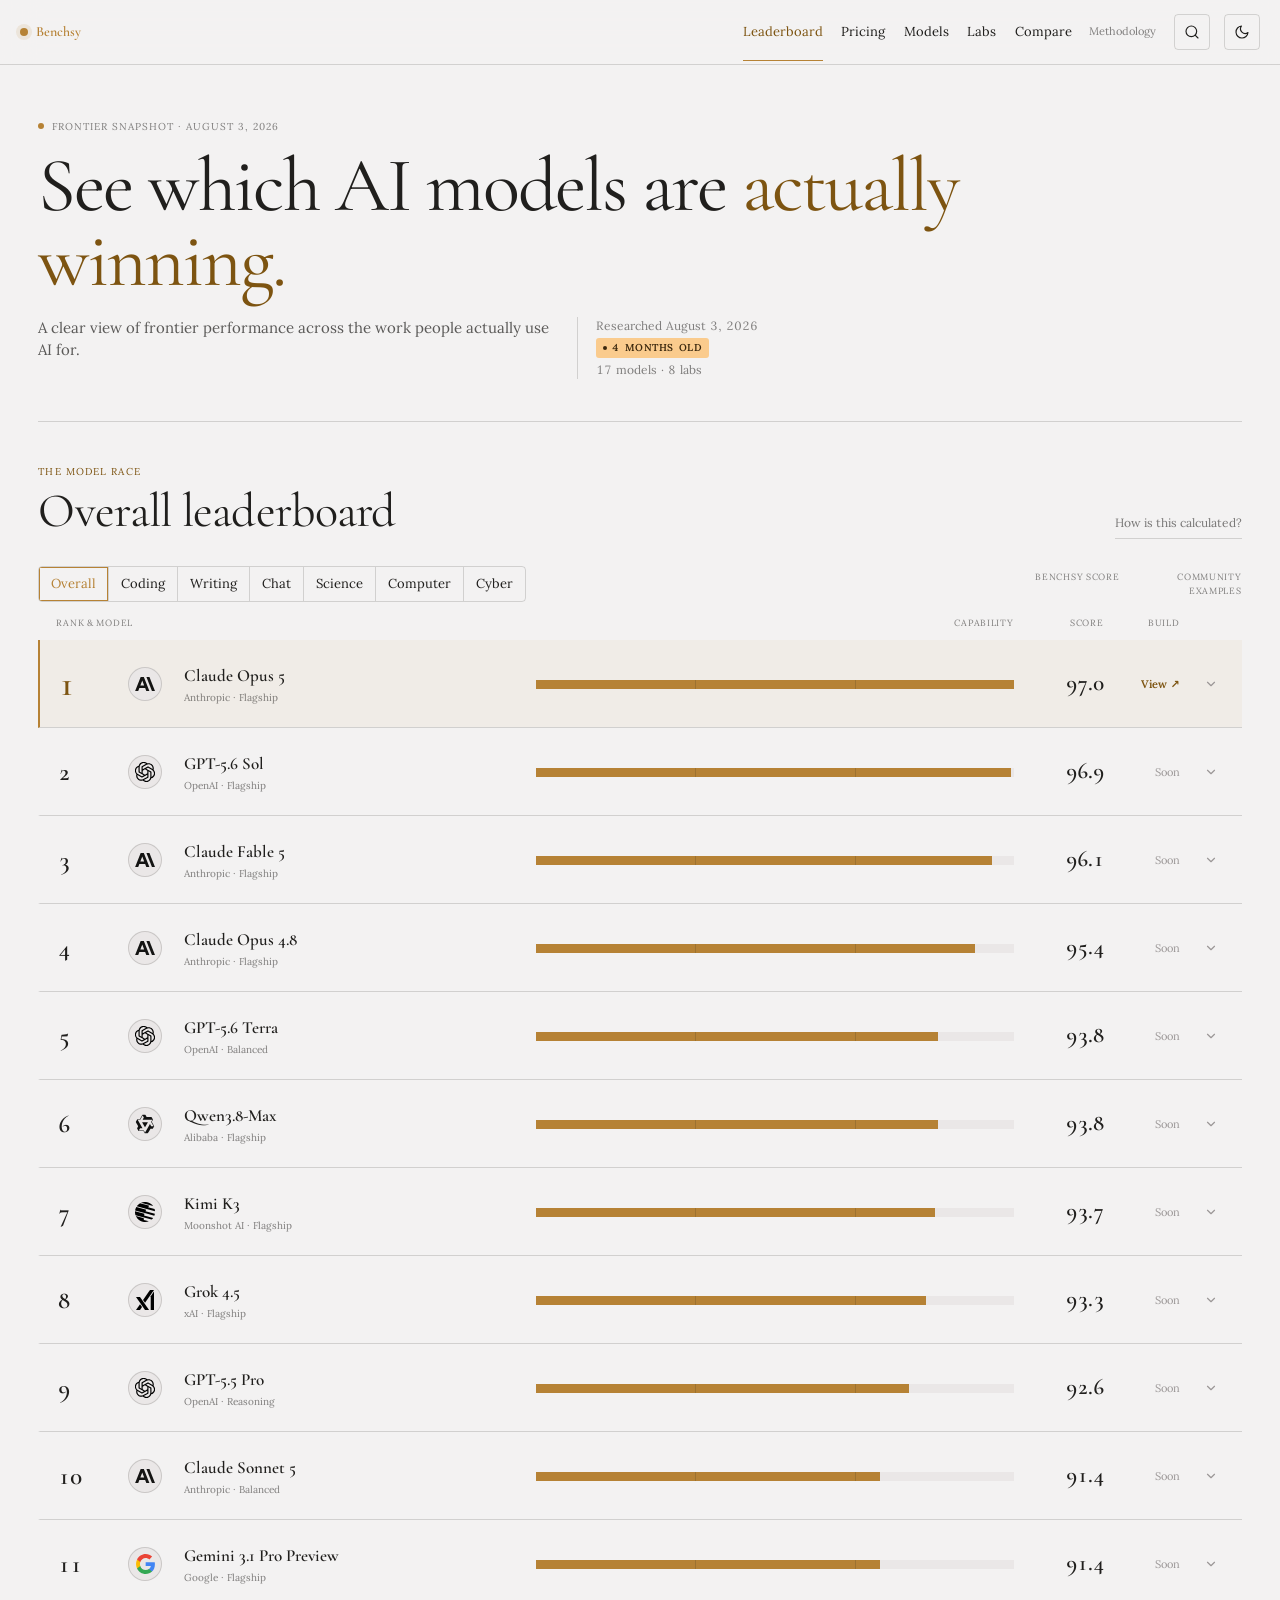
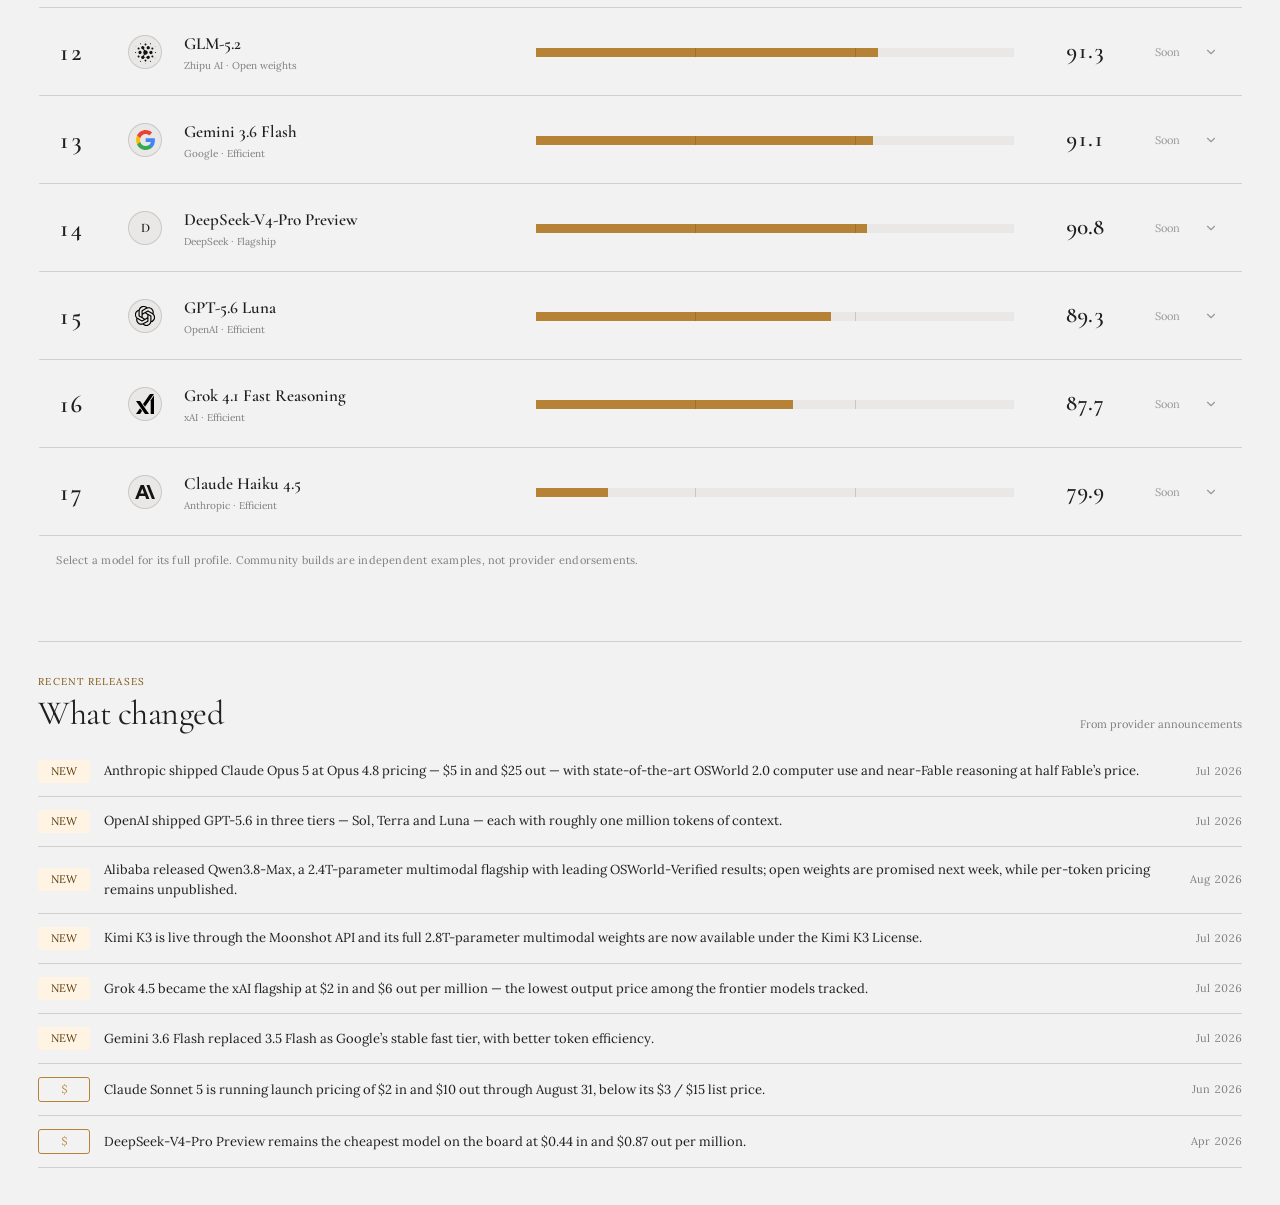
<file: index.html>
<!DOCTYPE html>
<html lang="en">
<head>
<meta charset="utf-8">
<meta name="viewport" content="width=device-width, initial-scale=1">
<title>Benchsy — understand the AI model race</title>
<meta name="description" content="A leaderboard for understanding which AI models lead in coding, writing, chat, science, computer use, and cybersecurity.">

<!-- Absolute URLs, pinned to the deployed origin. og:image and og:url must be
     absolute — most scrapers (Slack, iMessage, X, Facebook, Discord) will not
     resolve relative paths. If the site moves to a custom domain, update all
     four: canonical, og:url, og:image, twitter:image. -->
<link rel="canonical" href="https://thegraxisreal.github.io/Benchsy/">
<meta property="og:type" content="website">
<meta property="og:site_name" content="Benchsy">
<meta property="og:url" content="https://thegraxisreal.github.io/Benchsy/">
<meta property="og:title" content="Benchsy — see which AI models are actually winning">
<meta property="og:description" content="Frontier performance across the work people actually use AI for: coding, writing, chat, science, computer use, and cybersecurity.">
<meta property="og:image" content="https://thegraxisreal.github.io/Benchsy/assets/og.png">
<meta property="og:image:width" content="1200">
<meta property="og:image:height" content="630">
<meta property="og:image:alt" content="Benchsy — See which AI models are actually winning.">

<meta name="twitter:card" content="summary_large_image">
<meta name="twitter:title" content="Benchsy — see which AI models are actually winning">
<meta name="twitter:description" content="Frontier performance across the work people actually use AI for: coding, writing, chat, science, computer use, and cybersecurity.">
<meta name="twitter:image" content="https://thegraxisreal.github.io/Benchsy/assets/og.png">

<link rel="icon" href="./assets/favicon.svg" type="image/svg+xml">
<link rel="apple-touch-icon" href="./assets/apple-touch-icon.png">
<meta name="theme-color" content="#171615" media="(prefers-color-scheme: dark)">
<meta name="theme-color" content="#f3f2f2" media="(prefers-color-scheme: light)">

<link rel="stylesheet" href="./styles.css">
<link rel="stylesheet" href="./app.css">
<script>
  (function () {
    var saved = null;
    try { saved = localStorage.getItem('benchsy-theme'); } catch (e) {}
    var dark = saved ? saved === 'dark'
      : window.matchMedia('(prefers-color-scheme: dark)').matches;
    document.documentElement.dataset.theme = dark ? 'dark' : 'light';
  })();
</script>
</head>
<body>
<div class="page">

  <nav class="nav">
    <div class="nav-inner">
      <a class="nav-brand" href="#leaderboard" data-view-link="leaderboard">
        <span class="brand-mark"></span>
        Benchsy
      </a>
      <div class="nav-links" aria-label="Primary navigation">
        <a href="#leaderboard" data-view-link="leaderboard" aria-current="page">Leaderboard</a>
        <a href="#pricing" data-view-link="pricing">Pricing</a>
        <a href="#models" data-view-link="models">Models</a>
        <a href="#labs" data-view-link="labs">Labs</a>
        <a href="#compare" data-view-link="compare">Compare</a>
      </div>
      <button class="nav-method" id="methodology-open">Methodology</button>
      <button class="btn btn-icon btn-secondary" id="search" aria-label="Search models">
        <svg width="16" height="16" viewBox="0 0 24 24" fill="none" stroke="currentColor" stroke-width="1.75" stroke-linecap="round" stroke-linejoin="round" aria-hidden="true"><circle cx="11" cy="11" r="8"></circle><line x1="21" y1="21" x2="16.65" y2="16.65"></line></svg>
      </button>
      <button class="btn btn-icon btn-secondary" id="theme-toggle" aria-label="Toggle theme" aria-pressed="false">
        <svg width="16" height="16" viewBox="0 0 24 24" fill="none" stroke="currentColor" stroke-width="1.75" stroke-linecap="round" stroke-linejoin="round" aria-hidden="true"><path d="M21 12.79A9 9 0 1 1 11.21 3 7 7 0 0 0 21 12.79z"></path></svg>
      </button>
    </div>
  </nav>

  <main class="wrap">
    <section class="hero">
      <div class="hero-eyebrow">
        <span class="hero-dot"></span>
        <span class="text-muted" id="research-note">Researched snapshot</span>
      </div>
      <h1>See which AI models are <em>actually winning.</em></h1>
      <div class="hero-meta">
        <p class="hero-lede">A clear view of frontier performance across the work people actually use AI for.</p>
        <div class="hero-rule"></div>
        <div class="hero-stats text-muted">
          <span id="research-date"></span>
          <span class="age-chip" id="research-age"></span>
          <span id="model-count"></span>
        </div>
      </div>
    </section>

    <section class="product-view is-active" id="view-leaderboard" data-view="leaderboard">
      <div class="section-intro">
        <div>
          <div class="section-kicker">The model race</div>
          <h2 id="leaderboard-title">Overall leaderboard</h2>
        </div>
        <button class="quiet-link" id="overall-explain">How is this calculated?</button>
      </div>

      <div class="board-head">
        <div class="seg" id="categories" role="radiogroup" aria-label="Leaderboard category"></div>
        <div class="board-legend text-muted">
          <span>Benchsy score</span>
          <span id="board-meta-legend">Community examples</span>
        </div>
      </div>

      <div class="board-column-head text-muted">
        <span>Rank &amp; model</span><span>Capability</span><span>Score</span><span id="board-meta-heading">Build</span><span aria-hidden="true"></span>
      </div>
      <div class="board" id="board" role="list" aria-label="Model rankings"></div>
      <p class="board-hint text-muted" id="board-hint">Select a model for its full profile. Community builds are independent examples, not provider endorsements.</p>

      <section class="feed-section">
        <div class="section-intro compact">
          <div>
            <div class="section-kicker">Recent releases</div>
            <h2>What changed</h2>
          </div>
          <span class="text-muted update-note">From provider announcements</span>
        </div>
        <div id="feed"></div>
      </section>
    </section>

    <section class="product-view" id="view-pricing" data-view="pricing" hidden>
      <div class="section-intro">
        <div>
          <div class="section-kicker">API economics</div>
          <h2>Price changes the answer.</h2>
          <p class="section-copy text-muted">Compare output cost at a glance, then switch to cheapest or strongest value.</p>
        </div>
        <div class="seg" id="pricing-mode" role="radiogroup" aria-label="Pricing ranking">
          <label class="seg-opt"><input type="radio" name="pricing" value="expensive" checked>Most expensive</label>
          <label class="seg-opt"><input type="radio" name="pricing" value="cheapest">Cheapest</label>
          <label class="seg-opt"><input type="radio" name="pricing" value="value">Best value</label>
        </div>
      </div>
      <div class="pricing-axis text-muted"><span>Model</span><span>Output price per 1M tokens</span></div>
      <div class="pricing-chart" id="pricing-chart"></div>
      <p class="data-footnote text-muted">Standard published list prices per million tokens, excluding caching, batch discounts, and temporary launch or regional rates.</p>
    </section>

    <section class="product-view" id="view-models" data-view="models" hidden>
      <div class="section-intro">
        <div>
          <div class="section-kicker">Model index</div>
          <h2>All tracked models</h2>
          <p class="section-copy text-muted">Scan the field, then open any model in the leaderboard.</p>
        </div>
        <label class="model-filter">
          <span class="sr-only">Filter models</span>
          <svg width="15" height="15" viewBox="0 0 24 24" fill="none" stroke="currentColor" stroke-width="1.75" aria-hidden="true"><circle cx="11" cy="11" r="8"></circle><line x1="21" y1="21" x2="16.65" y2="16.65"></line></svg>
          <input id="model-filter" type="search" placeholder="Search models or labs">
        </label>
      </div>
      <div class="model-index-head text-muted">
        <span>Model</span><span>Best category</span><span>Overall</span><span>Input / output</span>
      </div>
      <div class="model-index" id="model-index"></div>
    </section>

    <section class="product-view" id="view-labs" data-view="labs" hidden>
      <div class="section-intro">
        <div>
          <div class="section-kicker">The lab race</div>
          <h2>Who has the strongest lineup?</h2>
          <p class="section-copy text-muted">Labs are ranked by their best model in each Benchsy category—not by model count.</p>
        </div>
      </div>
      <div class="labs-layout">
        <div class="lab-race" id="lab-race" role="list" aria-label="Lab rankings"></div>
        <aside class="lab-detail" id="lab-detail" aria-live="polite"></aside>
      </div>
    </section>

    <section class="product-view" id="view-compare" data-view="compare" hidden>
      <div class="section-intro">
        <div>
          <div class="section-kicker">Decision mode</div>
          <h2>Which model should you use?</h2>
          <p class="section-copy text-muted">Put two or three side by side and Benchsy makes the tradeoffs visible.</p>
        </div>
        <div class="compare-actions">
          <button type="button" class="btn btn-secondary" id="compare-share">Copy link</button>
          <button type="button" class="btn btn-primary" id="compare-card">Share card</button>
        </div>
      </div>

      <div class="compare-stage">
        <div class="compare-step">
          <span class="compare-step-num">1</span>
          <h3>Choose your models</h3>
          <span class="compare-step-note text-muted" id="compare-add-label">Add a model</span>
        </div>
        <div class="compare-picker">
          <div class="compare-slots" id="compare-slots"></div>
          <button type="button" class="compare-add" id="compare-add">
            <span class="compare-add-plus" aria-hidden="true">+</span>
            <span class="compare-add-text">Add a model</span>
          </button>
        </div>
      </div>

      <div class="compare-blank" id="compare-blank" hidden>
        <p>Nothing selected yet.</p>
        <p class="text-muted">Add a model above and Benchsy will lay out its scores. Add a second and it starts calling the tradeoffs.</p>
      </div>

      <div class="compare-stage" id="compare-stage-verdict" hidden>
        <div class="compare-step">
          <span class="compare-step-num">2</span>
          <h3>The short answer</h3>
        </div>
        <p class="compare-verdict" id="compare-verdict"></p>
        <div class="compare-summary" id="compare-summary"></div>
      </div>

      <div class="compare-stage" id="compare-stage-capability" hidden>
        <div class="compare-step">
          <span class="compare-step-num">3</span>
          <h3>Capability, row by row</h3>
          <span class="compare-step-note text-muted">Bars are scaled to the models on screen, so small gaps stay visible.</span>
        </div>
        <div class="compare-grid" id="compare-grid"></div>
      </div>

      <div class="compare-stage" id="compare-stage-cost" hidden>
        <div class="compare-step">
          <span class="compare-step-num">4</span>
          <h3>What it costs to run</h3>
        </div>
        <div class="compare-facts" id="compare-facts"></div>
      </div>
    </section>
  </main>
</div>

<dialog class="method-dialog" id="methodology-dialog">
  <form method="dialog" class="method-shell">
    <div class="method-head">
      <div>
        <div class="section-kicker">Methodology</div>
        <h2>Overall is a composite, not a verdict.</h2>
      </div>
      <button class="btn btn-icon btn-secondary" value="close" aria-label="Close methodology">×</button>
    </div>
    <p class="text-muted">Benchsy weights six practical capabilities. A specialist can be the right choice even when it ranks lower Overall.</p>
    <div class="weight-list" id="weight-list"></div>
    <div class="method-callout">
      <strong>How to read the scores</strong>
      <span>Prices, context windows, release dates and status come from provider documentation. The 0–100 capability scores are Benchsy's own normalization across the tracked set — the scale leaves headroom above today's leaders, so the strongest current result sits at 98 rather than a perfect 100 — and each one carries its benchmark basis on hover in the fingerprint panel.</span>
    </div>
    <div class="method-sources">
      <div class="section-kicker">Primary sources</div>
      <div class="source-list" id="source-list"></div>
    </div>
  </form>
</dialog>

<div class="search-overlay" id="search-overlay" hidden>
  <button class="search-scrim" id="search-close" aria-label="Close search"></button>
  <div class="search-panel" role="dialog" aria-modal="true" aria-labelledby="search-heading">
    <div class="search-context" id="search-context" hidden>
      <span class="section-kicker">Add to comparison</span>
      <span class="text-muted" id="search-context-note"></span>
    </div>
    <h2 class="sr-only" id="search-heading">Search models</h2>
    <label class="search-input">
      <svg width="18" height="18" viewBox="0 0 24 24" fill="none" stroke="currentColor" stroke-width="1.75" aria-hidden="true"><circle cx="11" cy="11" r="8"></circle><line x1="21" y1="21" x2="16.65" y2="16.65"></line></svg>
      <input id="global-search" type="search" placeholder="Search models or labs" autocomplete="off">
      <kbd>ESC</kbd>
    </label>
    <div id="search-results" class="search-results"></div>
  </div>
</div>

<div class="card-overlay" id="card-overlay" hidden>
  <button class="card-scrim" id="card-close" aria-label="Close card preview"></button>
  <div class="card-panel" role="dialog" aria-modal="true" aria-labelledby="card-title">
    <div class="card-head">
      <div>
        <div class="section-kicker">Share card</div>
        <h3 id="card-title" class="card-name">Preview</h3>
      </div>
      <button type="button" class="card-x" id="card-dismiss" aria-label="Close">&times;</button>
    </div>
    <div class="card-stage">
      <img id="card-image" alt="" width="1200" height="630">
    </div>
    <div class="card-actions">
      <button type="button" class="btn btn-primary" id="card-save">Save PNG</button>
      <button type="button" class="btn btn-secondary" id="card-copy">Copy image</button>
      <button type="button" class="btn btn-secondary" id="card-share" hidden>Share…</button>
    </div>
  </div>
</div>

<script src="./data.js"></script>
<script src="./app.js"></script>
<script src="./cards.js"></script>
</body>
</html>
</file>
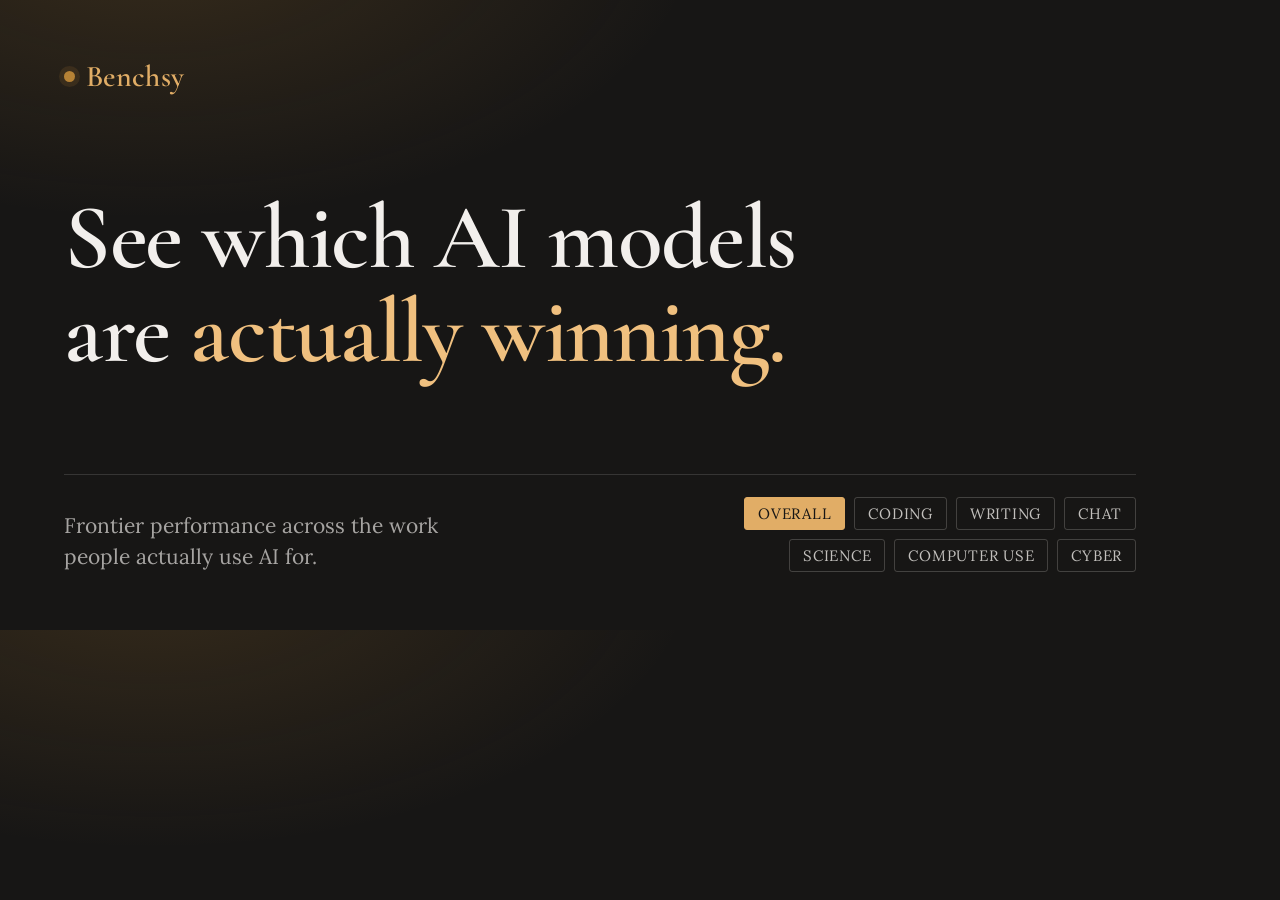
<file: assets/og-source.html>
<!DOCTYPE html>
<html lang="en">
<head>
<meta charset="utf-8">
<!-- Source for assets/og.png. Rendered at exactly 1200x630 by tools/make-og.sh.
     Edit here, re-run that script, never hand-edit the PNG. -->
<style>
  @import url('https://fonts.googleapis.com/css2?family=Cormorant+Garamond:wght@400;600&family=Lora:wght@400;600&display=swap');

  * { margin: 0; padding: 0; box-sizing: border-box; }

  body {
    width: 1200px;
    height: 630px;
    overflow: hidden;
    background: #171615;
    color: #f2efec;
    font-family: "Lora", Georgia, serif;
    display: grid;
    grid-template-rows: auto 1fr auto;
    padding: 58px 64px;
    /* A warm bloom behind the headline, echoing the accent ramp. */
    background-image: radial-gradient(
      780px 420px at 12% -12%,
      rgba(182, 130, 53, 0.20),
      transparent 70%
    );
  }

  .brand {
    display: flex;
    align-items: center;
    gap: 11px;
    font-family: "Cormorant Garamond", Georgia, serif;
    font-size: 30px;
    font-weight: 600;
    color: #e1ad66;
    letter-spacing: 0.01em;
  }
  .dot {
    width: 11px; height: 11px; border-radius: 50%;
    background: #b68235;
    box-shadow: 0 0 0 5px rgba(182, 130, 53, 0.14);
  }

  h1 {
    font-family: "Cormorant Garamond", Georgia, serif;
    font-weight: 600;
    font-size: 92px;
    line-height: 1.02;
    letter-spacing: -0.015em;
    max-width: 17ch;
    align-self: center;
  }
  h1 em { font-style: normal; color: #f0c07f; }

  .foot {
    display: flex;
    align-items: flex-end;
    justify-content: space-between;
    gap: 40px;
    border-top: 1px solid rgba(242, 239, 236, 0.14);
    padding-top: 22px;
  }
  .lede {
    font-size: 21px;
    line-height: 1.45;
    color: rgba(242, 239, 236, 0.66);
    max-width: 30ch;
  }
  .cats {
    display: flex;
    gap: 9px;
    flex-wrap: wrap;
    justify-content: flex-end;
    max-width: 46ch;
  }
  .cat {
    font-size: 15px;
    letter-spacing: 0.05em;
    text-transform: uppercase;
    color: rgba(242, 239, 236, 0.78);
    border: 1px solid rgba(242, 239, 236, 0.20);
    border-radius: 3px;
    padding: 6px 13px;
    white-space: nowrap;
  }
  .cat.is-lead {
    color: #171615;
    background: #e1ad66;
    border-color: #e1ad66;
  }
</style>
</head>
<body>
  <div class="brand"><span class="dot"></span>Benchsy</div>

  <h1>See which AI models are <em>actually winning.</em></h1>

  <div class="foot">
    <p class="lede">Frontier performance across the work people actually use AI for.</p>
    <div class="cats">
      <span class="cat is-lead">Overall</span>
      <span class="cat">Coding</span>
      <span class="cat">Writing</span>
      <span class="cat">Chat</span>
      <span class="cat">Science</span>
      <span class="cat">Computer use</span>
      <span class="cat">Cyber</span>
    </div>
  </div>
</body>
</html>
</file>
<file: styles.css>
/* Classical — design-system tokens and component classes. This file is the source of truth for the system's look; retune it here and see readme.md. */
@import url('https://fonts.googleapis.com/css2?family=Cormorant+Garamond:wght@400;600&family=Lora:wght@400;600&display=swap');

:root {
  --color-bg: #f3f2f2;
  --color-surface: #eae9e9;
  --color-text: #201f1d;
  --color-accent: #b68235;
  --color-accent-2: #ac803e;
  --color-divider: color-mix(in srgb, #201f1d 16%, transparent);

  /* Tonal ramps — generated in OKLCH on one shared lightness scale, so the
     same step of any role matches the others in visual value. */
  --color-neutral-100: #f8f4f4;
  --color-neutral-200: #eae7e7;
  --color-neutral-300: #d7d3d3;
  --color-neutral-400: #bab6b6;
  --color-neutral-500: #9b9797;
  --color-neutral-600: #7d7979;
  --color-neutral-700: #605d5d;
  --color-neutral-800: #444141;
  --color-neutral-900: #2d2b2b;

  --color-accent-100: #fff3e4;
  --color-accent-200: #ffe3bf;
  --color-accent-300: #facb8d;
  --color-accent-400: #e1ad66;
  --color-accent-500: #c28d41;
  --color-accent-600: #a06f24;
  --color-accent-700: #7d5411;
  --color-accent-800: #5a3b0a;
  --color-accent-900: #3a270d;

  --color-accent-2-100: #fff3e4;
  --color-accent-2-200: #ffe3be;
  --color-accent-2-300: #f5cd96;
  --color-accent-2-400: #dbaf70;
  --color-accent-2-500: #bc8f4e;
  --color-accent-2-600: #9b7232;
  --color-accent-2-700: #79561f;
  --color-accent-2-800: #573d14;
  --color-accent-2-900: #382810;

  --font-heading: "Cormorant Garamond", system-ui, sans-serif;
  --font-heading-weight: 600; /* review round 3: bold retired — semibold is the
     interface headings' ceiling (they need the weight at small sizes); display
     text goes lighter still, to the normal cut (see the deck) */
  --font-body: "Lora", system-ui, sans-serif;

  --space-1: 4.6px;
  --space-2: 9.2px;
  --space-3: 13.8px;
  --space-4: 18.4px;
  --space-6: 27.6px;
  --space-8: 36.8px;

  --radius-sm: 2px;
  --radius-md: 4px;
  --radius-lg: 7px;

  /* Elevation — derived from the ground: soft ink-tinted shadows on a
     light theme, a hairline edge + ambient darkness on a dark one. */
  --shadow-sm: 0 1px 2px color-mix(in srgb, #2d2b2b 14%, transparent);
  --shadow-md: 0 3px 10px color-mix(in srgb, #2d2b2b 16%, transparent);
  --shadow-lg: 0 12px 32px color-mix(in srgb, #2d2b2b 22%, transparent);
}

body {
  background: var(--color-bg);
  color: var(--color-text);
  font-family: var(--font-body);
}
h1, h2, h3, h4 { font-family: var(--font-heading); font-weight: var(--font-heading-weight); }

.plate{filter:sepia(0.22) saturate(0.82) contrast(1.05);box-sizing:border-box;
  border:6px solid var(--color-surface);outline:1px solid var(--color-divider)}

/* ══════════════════════════════════════════════════════════════════════════
   Components — built with the tokens above. Plain CSS
   on plain HTML: no JavaScript, no build step. Each class is documented in
   readme.md and demonstrated in foundations/ and components/.
   ══════════════════════════════════════════════════════════════════════ */

*, *::before, *::after { box-sizing: border-box; }
body { margin: 0; font-size: 15px; line-height: 1.55; font-weight: 400; }
h1, h2, h3, h4, h5, h6 {
  font-family: var(--font-heading); font-weight: var(--font-heading-weight);
  line-height: 1.12; letter-spacing: -0.015em; margin: 0 0 var(--space-2);
}
h1 { font-size: 42px; }
h2 { font-size: 32px; }
h3 { font-size: 25px; }
h4 { font-size: 20px; }
h5 { font-size: 16px; }
h6 { font-size: 13px; }
h6 { letter-spacing: 0.08em; text-transform: uppercase; }
p { margin: 0 0 var(--space-3); }
a { color: var(--color-accent); text-underline-offset: 3px; }
img { display: block; max-width: 100%; }
figure { margin: 0; }
figcaption {
  font-size: 11px; margin-top: var(--space-1);
  color: color-mix(in srgb, var(--color-text) 55%, transparent);
}
.text-muted { color: color-mix(in srgb, var(--color-text) 55%, transparent); }
:focus { outline: none; }
:focus-visible { outline: 2px solid var(--color-accent); outline-offset: 2px; }
::selection { background: color-mix(in srgb, var(--color-accent) 30%, transparent); }

/* — rules — */
.hr {
  height: 1px; border: 0; margin: var(--space-4) 0;
  background: var(--color-divider);
}

/* — buttons — */
.btn {
  display: inline-flex; align-items: center; justify-content: center; gap: 6px;
  cursor: pointer; text-decoration: none;
  font-family: var(--font-heading); font-weight: var(--font-heading-weight);
  font-size: 14px; line-height: 1.2; color: var(--color-text); /* matches the .input's 14px —
     the pair sits side by side in sign-up rows */
  background: transparent; border: 1px solid transparent;
  padding: var(--space-2) calc(var(--space-3) * 1.2);
  border-radius: var(--radius-md);
}
.btn svg { display: block; }
.btn:disabled { opacity: 0.45; cursor: not-allowed; }
.btn-primary { color: var(--color-accent); border-color: var(--color-accent); }
.btn-primary:hover { background: color-mix(in srgb, var(--color-accent) 12%, transparent); }
.btn-primary:active { background: color-mix(in srgb, var(--color-accent) 22%, transparent); }
.btn-secondary { border-color: var(--color-divider); }
.btn-secondary:hover { background: color-mix(in srgb, var(--color-text) 7%, transparent); }
.btn-secondary:active { background: color-mix(in srgb, var(--color-text) 14%, transparent); }
.btn-ghost { color: var(--color-accent); padding-inline: var(--space-1); }
.btn-ghost:hover { background: color-mix(in srgb, var(--color-accent) 10%, transparent); }
.btn-ghost:active { background: color-mix(in srgb, var(--color-accent) 18%, transparent); }
.btn-icon { width: 36px; height: 36px; padding: 0; }
.btn-block { width: 100%; margin-top: var(--space-2); }

/* — forms — */
.field > label {
  display: block; font-size: 12px; margin-bottom: 5px;
  color: color-mix(in srgb, var(--color-text) 70%, transparent);
}
.input {
  width: 100%; min-height: 36px; padding: 6px 10px; font: inherit;
  font-size: 14px; color: var(--color-text); caret-color: var(--color-accent);
  background: transparent;
  border: 1px solid var(--color-divider); border-radius: var(--radius-md);
}
.input:hover { border-color: color-mix(in srgb, var(--color-text) 45%, transparent); }
.input:focus-visible { border-color: var(--color-accent); outline-offset: 0; }
textarea.input { min-height: 90px; resize: vertical; }
.radio { display: inline-flex; align-items: center; gap: 8px; cursor: pointer; font-size: 14px; }
.radio input, .seg-opt input {
  position: absolute; opacity: 0; width: 0; height: 0; pointer-events: none;
}
.radio .dot {
  width: 16px; height: 16px; flex: none; border-radius: 50%;
  border: 1.5px solid var(--color-divider);
}
.radio:hover .dot { border-color: var(--color-accent); }
.radio input:checked + .dot {
  border-color: var(--color-accent); background: var(--color-accent);
  box-shadow: inset 0 0 0 4px var(--color-bg);
}
.radio input:focus-visible + .dot { outline: 2px solid var(--color-accent); outline-offset: 2px; }
.seg {
  display: inline-flex; overflow: hidden;
  border: 1px solid var(--color-divider); border-radius: var(--radius-md);
}
.seg-opt {
  display: inline-flex; align-items: center; gap: 6px;
  padding: 7px 12px; font-size: 13px; cursor: pointer;
}
.seg-opt + .seg-opt { border-left: 1px solid var(--color-divider); }
.seg-opt:has(input:checked) { color: var(--color-accent); box-shadow: inset 0 0 0 1px var(--color-accent); }
.seg-opt:not(:has(input:checked)):hover { background: color-mix(in srgb, var(--color-text) 7%, transparent); }
.seg-opt:has(input:focus-visible) { outline: 2px solid var(--color-accent); outline-offset: -2px; }

/* — cards — */
.card {
  display: flex; flex-direction: column; gap: var(--space-2);
  padding: var(--space-3); border-radius: var(--radius-md); background: transparent; border: 1px solid var(--color-divider);
}
.card-kicker { font-size: 10px; letter-spacing: 0.1em; text-transform: uppercase; color: var(--color-accent); }
.card-title {
  font-family: var(--font-heading); font-weight: var(--font-heading-weight);
  font-size: 17px; line-height: 1.2;
}
.card-body { margin: 0; font-size: 13px; opacity: 0.8; flex: 1; }
.card-meta {
  display: flex; align-items: center; gap: 6px; font-size: 11px;
  color: color-mix(in srgb, var(--color-text) 50%, transparent);
}
.elev-sm { box-shadow: var(--shadow-sm); }
.elev-md { box-shadow: var(--shadow-md); }
.elev-lg { box-shadow: var(--shadow-lg); }

/* — tags — */
.tag {
  display: inline-flex; align-items: center; font-size: 11px;
  letter-spacing: 0.02em; padding: 3px 10px;
  border-radius: calc(var(--radius-md) * 0.75);
}
.tag-accent { background: var(--color-accent-100); color: var(--color-accent-800); }
.tag-accent-2 { background: var(--color-accent-2-100); color: var(--color-accent-2-800); }
.tag-neutral { background: var(--color-neutral-100); color: var(--color-neutral-800); }
.tag-outline { border: 1px solid var(--color-accent); color: var(--color-accent); }

/* — navigation — */
.nav {
  display: flex; align-items: center; gap: var(--space-4);
  padding: var(--space-3) var(--space-4);
  border-bottom: 1px solid var(--color-divider);
}
.nav-brand {
  font-family: var(--font-heading); font-weight: var(--font-heading-weight);
  font-size: 18px; margin-right: auto;
}
.nav a { color: inherit; text-decoration: none; font-size: 14px; }
.nav a:hover, .nav a[aria-current='page'] { color: var(--color-accent); }

/* — tables — */
.table { width: 100%; border-collapse: collapse; font-size: 14px; }
.table th {
  text-align: left; font-size: 11px; letter-spacing: 0.08em; text-transform: uppercase;
  color: color-mix(in srgb, var(--color-text) 60%, transparent);
  padding: var(--space-2); border-bottom: 1px solid var(--color-divider);
}
.table td {
  padding: var(--space-2);
  border-bottom: 1px solid var(--color-divider);
}
.table tbody tr:hover { background: color-mix(in srgb, var(--color-text) 4%, transparent); }

/* — dialog — */
.dialog-backdrop {
  position: fixed; inset: 0; display: grid; place-items: center;
  padding: var(--space-4);
  background: color-mix(in srgb, var(--color-neutral-900) 50%, transparent);
}
.dialog {
  width: min(440px, 100%); display: flex; flex-direction: column; gap: var(--space-3);
  padding: var(--space-4); border-radius: var(--radius-lg);
  background: var(--color-surface); box-shadow: var(--shadow-lg); border: 1px solid var(--color-divider);
}
.dialog-title {
  font-family: var(--font-heading); font-weight: var(--font-heading-weight);
  font-size: 20px;
}
.dialog-body { font-size: 14px; opacity: 0.85; }
.dialog-actions { display: flex; justify-content: flex-end; gap: var(--space-2); margin-top: var(--space-2); }
</file>
<file: app.css>
/* Benchsy product styles, layered over the Classical token system. */

body { margin: 0; }
a { color: inherit; text-decoration: none; }
button, input, select { font: inherit; }
button { color: inherit; }
summary { cursor: pointer; }
.no-scroll { overflow: hidden; }
.sr-only {
  position: absolute;
  width: 1px;
  height: 1px;
  padding: 0;
  margin: -1px;
  overflow: hidden;
  clip: rect(0, 0, 0, 0);
  white-space: nowrap;
  border: 0;
}

@keyframes livePulse {
  0%, 100% { opacity: 1; transform: scale(1); }
  50% { opacity: .32; transform: scale(.72); }
}

@keyframes viewIn {
  from { opacity: 0; transform: translateY(8px); }
  to { opacity: 1; transform: translateY(0); }
}

.page {
  background: var(--color-bg);
  color: var(--color-text);
  min-height: 100vh;
}

.nav {
  position: sticky;
  top: 0;
  z-index: 20;
  background: color-mix(in srgb, var(--color-bg) 92%, transparent);
  backdrop-filter: blur(18px);
}

.nav-inner {
  max-width: 1240px;
  margin: 0 auto;
  width: 100%;
  display: flex;
  align-items: center;
  gap: var(--space-3);
}

.nav-brand {
  display: inline-flex;
  align-items: center;
  gap: 8px;
  margin-right: auto;
  color: var(--color-text);
}

.brand-mark {
  width: 8px;
  height: 8px;
  display: inline-block;
  background: var(--color-accent);
  border-radius: 50%;
  box-shadow: 0 0 0 4px color-mix(in srgb, var(--color-accent) 12%, transparent);
}

.nav-links {
  display: flex;
  align-items: center;
  gap: var(--space-4);
}

.nav-links a {
  position: relative;
  padding: 4px 0;
  font-size: 13px;
}

.nav-links a::after {
  content: '';
  position: absolute;
  left: 0;
  right: 0;
  bottom: -15px;
  height: 1px;
  background: var(--color-accent);
  transform: scaleX(0);
  transition: transform .25s ease;
}

.nav-links a:hover,
.nav-links a[aria-current='page'] { color: var(--color-accent-700); }
.nav-links a[aria-current='page']::after { transform: scaleX(1); }

.nav-method {
  border: 0;
  background: transparent;
  color: color-mix(in srgb, var(--color-text) 55%, transparent);
  font-size: 11px;
  cursor: pointer;
  padding: 7px 4px;
}
.nav-method:hover { color: var(--color-accent-700); }

.wrap {
  max-width: 1240px;
  margin: 0 auto;
  padding: 0 var(--space-4) var(--space-8);
}

/* — compact product intro — */

.hero {
  padding: 54px 0 42px;
  border-bottom: 1px solid var(--color-divider);
  margin-bottom: 42px;
}

.hero-eyebrow {
  display: flex;
  align-items: center;
  gap: 8px;
  margin-bottom: 14px;
}

.hero-dot {
  width: 6px;
  height: 6px;
  border-radius: 50%;
  background: var(--color-accent);
  display: inline-block;
  animation: livePulse 2.2s ease-in-out infinite;
}

.hero-eyebrow span:last-child {
  font-size: 10px;
  letter-spacing: .1em;
  text-transform: uppercase;
}

.hero h1 {
  font-size: clamp(46px, 6vw, 78px);
  line-height: .98;
  letter-spacing: -.027em;
  max-width: 970px;
  margin: 0 0 18px;
  font-weight: 400;
}

.hero h1 em { font-style: normal; color: var(--color-accent-700); }

.hero-meta {
  display: flex;
  align-items: stretch;
  gap: var(--space-4);
}

.hero-lede {
  max-width: 520px;
  font-size: 15px;
  line-height: 1.5;
  opacity: .72;
  margin: 0;
}

.hero-rule { width: 1px; background: var(--color-divider); }

.hero-stats {
  display: flex;
  flex-direction: column;
  justify-content: center;
  gap: 2px;
  font-size: 12px;
  font-variant-numeric: tabular-nums;
}

/* The snapshot states its own age. Fresh reads as quiet metadata; aging and
   stale escalate so the board never silently misrepresents the field. */
.age-chip {
  align-self: flex-start;
  display: inline-flex;
  align-items: center;
  gap: 5px;
  margin-block: 1px;
  padding: 2px 7px;
  border-radius: calc(var(--radius-md) * 0.75);
  font-size: 10px;
  letter-spacing: 0.04em;
  text-transform: uppercase;
  white-space: nowrap;
  cursor: default;
}
.age-chip::before {
  content: '';
  width: 4px;
  height: 4px;
  border-radius: 50%;
  background: currentColor;
}
.age-chip[data-tone='fresh'] {
  background: color-mix(in srgb, var(--color-accent) 12%, transparent);
  color: var(--color-accent-700);
}
.age-chip[data-tone='aging'] {
  background: var(--color-accent-200);
  color: var(--color-accent-800);
}
.age-chip[data-tone='stale'] {
  background: var(--color-accent-300);
  color: var(--color-accent-900);
  font-weight: 600;
}
:root[data-theme='dark'] .age-chip[data-tone='fresh'] {
  background: color-mix(in srgb, var(--color-accent) 18%, transparent);
  color: var(--color-accent-300);
}
:root[data-theme='dark'] .age-chip[data-tone='aging'] {
  background: color-mix(in srgb, var(--color-accent) 26%, transparent);
  color: var(--color-accent-200);
}
:root[data-theme='dark'] .age-chip[data-tone='stale'] {
  background: color-mix(in srgb, var(--color-accent) 38%, transparent);
  color: #fff3e4;
}

.page.is-secondary .hero { display: none; }
.page.is-secondary .product-view { padding-top: 54px; }

/* — view and section rhythm — */

.product-view.is-active { animation: viewIn .42s cubic-bezier(.22, 1, .36, 1); }
.product-view[hidden] { display: none; }

.section-intro {
  display: flex;
  align-items: flex-end;
  justify-content: space-between;
  gap: var(--space-6);
  margin-bottom: var(--space-6);
}

.section-intro.compact { margin-bottom: var(--space-3); }
.section-intro h2 { font-size: clamp(32px, 4vw, 48px); margin: 0; font-weight: 400; }
.section-intro.compact h2 { font-size: 34px; }
.section-copy { max-width: 540px; margin: 7px 0 0; font-size: 13px; }
.section-kicker,
.card-kicker {
  color: var(--color-accent-700);
  font-size: 10px;
  letter-spacing: .11em;
  text-transform: uppercase;
  margin-bottom: 5px;
}

.quiet-link {
  border: 0;
  border-bottom: 1px solid var(--color-divider);
  padding: 5px 0;
  background: transparent;
  cursor: pointer;
  color: color-mix(in srgb, var(--color-text) 58%, transparent);
  font-size: 12px;
}
.quiet-link:hover { color: var(--color-accent-700); border-color: var(--color-accent); }

/* — leaderboard controls — */

.board-head {
  display: flex;
  align-items: center;
  justify-content: space-between;
  gap: var(--space-4);
  margin-bottom: 14px;
}

.board-head .seg {
  max-width: 100%;
  overflow-x: auto;
  scrollbar-width: none;
}
.board-head .seg::-webkit-scrollbar { display: none; }
.board-head .seg-opt { white-space: nowrap; }

.board-legend {
  display: grid;
  grid-template-columns: 110px 108px;
  gap: 14px;
  font-size: 9px;
  letter-spacing: .08em;
  text-transform: uppercase;
  text-align: right;
}

/* Shared column geometry so the header labels line up with every row's
   summary line. One place to retune the grid. */
:root {
  --board-cols: 52px 38px minmax(190px, 1.4fr) minmax(150px, 2fr) 72px 58px 26px;
  --board-gap: 18px;
}

.board-column-head {
  display: grid;
  grid-template-columns: var(--board-cols);
  gap: var(--board-gap);
  padding: 0 18px 10px;
  font-size: 9px;
  letter-spacing: .08em;
  text-transform: uppercase;
}
.board-column-head span:nth-child(1) { grid-column: 1 / 4; }
.board-column-head span:nth-child(2) { grid-column: 4; }
.board-column-head span:nth-child(n+2) { text-align: right; }

.board {
  position: relative;
  min-width: 0;
  transition: height .55s cubic-bezier(.22, 1, .36, 1);
}

.board-hint {
  margin: 16px 0 0;
  padding-left: 18px;
  font-size: 11px;
  letter-spacing: .02em;
}

/* The row is a positioned container; only its transform and height are
   animated, so both re-sorting and expanding read as motion of the same
   object rather than a repaint. */
.row {
  position: absolute;
  inset: 0 0 auto;
  overflow: hidden;
  border-bottom: 1px solid var(--color-divider);
  border-left: 2px solid transparent;
  transition:
    transform .62s cubic-bezier(.22, 1, .36, 1) var(--row-delay, 0ms),
    height .55s cubic-bezier(.22, 1, .36, 1),
    border-left-color .3s ease;
}

.row-main {
  display: grid;
  grid-template-columns: var(--board-cols);
  align-items: center;
  gap: var(--board-gap);
  width: 100%;
  height: var(--row-line, 88px);
  padding: 0 18px;
  border: 0;
  background: transparent;
  color: inherit;
  text-align: left;
  cursor: pointer;
  position: relative;
  transition: background-color .25s ease;
}
.row-main::after {
  content: '';
  position: absolute;
  inset: 0;
  width: 0;
  background: color-mix(in srgb, var(--color-accent) 5%, transparent);
  transition: width .35s cubic-bezier(.22, 1, .36, 1);
  z-index: -1;
}
.row-main:hover::after { width: 100%; }
.row-main:focus-visible { outline: 1px solid var(--color-accent); outline-offset: -2px; }

.row.is-leader { border-left-color: var(--color-accent); }
.row.is-leader .row-main { background: color-mix(in srgb, var(--color-accent) 6%, transparent); }
.row.is-open { border-left-color: var(--color-accent); }
.row.is-open .row-main { background: color-mix(in srgb, var(--color-accent) 4%, transparent); }
.row.is-open .row-main::after { width: 0; }

.row-rank {
  font-family: var(--font-heading);
  font-weight: 600;
  font-size: 25px;
  font-variant-numeric: tabular-nums;
  transition: font-size .4s cubic-bezier(.22, 1, .36, 1);
}
.row.is-leader .row-rank { color: var(--color-accent-700); font-size: 36px; }

.row-caret {
  display: grid;
  place-items: center;
  color: var(--color-neutral-500);
  transition: transform .4s cubic-bezier(.22, 1, .36, 1), color .2s ease;
}
.row-main:hover .row-caret { color: var(--color-accent-700); }
.row.is-open .row-caret { transform: rotate(180deg); color: var(--color-accent-700); }

.row-avatar {
  width: 34px;
  height: 34px;
  border-radius: 50%;
  background: var(--color-neutral-200);
  border: 1px solid var(--color-divider);
  display: flex;
  align-items: center;
  justify-content: center;
  font-family: var(--font-heading);
  font-weight: 600;
  font-size: 13px;
}

/* — lab logos in avatar/monogram circles — */
.lab-logo {
  width: 62%;
  height: 62%;
  object-fit: contain;
  display: block;
}
/* GLM's radial mark carries finer detail and needs a little more optical size. */
.lab-logo-glm { width: 72%; height: 72%; }
/* The lab-detail mark is larger, so its logo can breathe a little more. */
.lab-detail-mark .lab-logo { width: 58%; height: 58%; }
.lab-detail-mark .lab-logo-glm { width: 68%; height: 68%; }

/* Show the theme-matched variant; labs with only one file use the base .lab-logo. */
.lab-logo-dk { display: none; }
:root[data-theme="dark"] .lab-logo-lt { display: none; }
:root[data-theme="dark"] .lab-logo-dk { display: block; }

/* Black-only marks float on a light plate in dark mode so they stay visible
   without recoloring the artwork. */
:root[data-theme="dark"] .has-plate { background: #f4f2ef; }

.row-id { display: flex; flex-direction: column; gap: 1px; min-width: 0; }
.row-name {
  display: block;
  font-family: var(--font-heading);
  font-weight: 600;
  font-size: 17px;
  white-space: nowrap;
  overflow: hidden;
  text-overflow: ellipsis;
}
.row-lab {
  display: block;
  font-size: 10px;
  white-space: nowrap;
  overflow: hidden;
  text-overflow: ellipsis;
}

.row-track {
  display: block;
  height: 9px;
  background: var(--color-neutral-200);
  overflow: hidden;
  position: relative;
}
.row-track::before,
.row-track::after {
  content: '';
  position: absolute;
  top: -2px;
  bottom: -2px;
  width: 1px;
  background: var(--color-divider);
  z-index: 1;
}
.row-track::before { left: 33.33%; }
.row-track::after { left: 66.66%; }

.row-bar {
  display: block;
  height: 100%;
  background: var(--color-accent);
  transition: width .68s cubic-bezier(.22, 1, .36, 1);
}

.row-score {
  text-align: right;
  font-family: var(--font-heading);
  font-weight: 600;
  font-size: 23px;
  font-variant-numeric: tabular-nums;
}

.row-change {
  text-align: right;
  font-size: 12px;
  font-variant-numeric: tabular-nums;
}
.row-change.is-up { color: var(--color-accent-700); }
.row-change.is-down { color: var(--color-neutral-600); }
.row-change.is-neutral { color: var(--color-neutral-500); }
.row-change .tag { padding: 2px 5px; font-size: 8px; }

/* Overall and Coding reuse the compact recency column for a community-made
   example. The link is a sibling of the row button, not nested inside it, so
   both controls retain valid keyboard and pointer behavior. */
.row-showcase {
  position: absolute;
  z-index: 2;
  top: calc(var(--row-line, 88px) / 2);
  right: 62px;
  width: 58px;
  transform: translateY(-50%);
  text-align: right;
  font-size: 11px;
  line-height: 1;
}
.row-showcase[hidden],
.row-showcase-link[hidden],
.row-showcase-pending[hidden] { display: none; }
.row-showcase-link {
  color: var(--color-accent-700);
  text-decoration: none;
  font-weight: 600;
  text-underline-offset: 3px;
}
.row-showcase-link:hover { text-decoration: underline; }
.row-showcase-link:focus-visible {
  outline: 1px solid var(--color-accent);
  outline-offset: 4px;
}
.row-showcase-pending { color: var(--color-neutral-500); }

/* — in-row detail panel — */

.row-detail {
  border-top: 1px solid var(--color-divider);
  background: color-mix(in srgb, var(--color-accent) 3%, transparent);
}

/* The inner wrapper fades and lifts in once the row height has opened, so the
   content arrives a beat after the row makes room for it. */
.rd-inner {
  padding: 26px 20px 30px 24px;
  opacity: 0;
  transform: translateY(10px);
  transition: opacity .4s ease .12s, transform .45s cubic-bezier(.22, 1, .36, 1) .12s;
}
.row.is-open .rd-inner { opacity: 1; transform: none; }

.rd-note {
  max-width: 68ch;
  margin: 0 0 22px;
  font-size: 14px;
  line-height: 1.55;
  color: color-mix(in srgb, var(--color-text) 78%, transparent);
}

.rd-grid {
  display: grid;
  grid-template-columns: 1.15fr 0.85fr 1.15fr;
  gap: 40px;
  align-items: start;
}

.rd-h {
  font-family: var(--font-body);
  font-weight: 600;
  font-size: 10px;
  letter-spacing: .11em;
  text-transform: uppercase;
  color: var(--color-accent-700);
  margin: 0 0 16px;
}

/* Capability profile */
.rd-fps { display: flex; flex-direction: column; gap: 12px; }
.rd-fp {
  display: grid;
  grid-template-columns: 78px 30px 1fr 30px;
  align-items: center;
  gap: 10px;
  font-size: 12px;
  cursor: help;
}
.rd-fp-label { color: color-mix(in srgb, var(--color-text) 72%, transparent); }
.rd-fp-rank {
  font-size: 10px;
  font-variant-numeric: tabular-nums;
  color: var(--color-neutral-500);
  text-align: right;
}
.rd-fp-rank.is-top { color: var(--color-accent-700); }
.rd-fp-track {
  height: 6px;
  background: var(--color-neutral-200);
  overflow: hidden;
}
.rd-fp-bar {
  display: block;
  height: 100%;
  width: 0;
  background: var(--color-accent-400);
  transition: width .6s cubic-bezier(.22, 1, .36, 1);
}
.rd-fp.is-active .rd-fp-bar { background: var(--color-accent); }
.rd-fp.is-active .rd-fp-label { color: var(--color-text); font-weight: 600; }
.rd-fp-val {
  text-align: right;
  font-variant-numeric: tabular-nums;
  font-family: var(--font-heading);
  font-weight: 600;
  font-size: 15px;
}
.rd-hint { margin: 16px 0 0; font-size: 10px; letter-spacing: .02em; }

/* Specs & pricing */
.rd-specs {
  margin: 0;
  display: grid;
  grid-template-columns: 1fr 1fr;
  gap: 1px;
  background: var(--color-divider);
  border: 1px solid var(--color-divider);
}
.rd-specs > div { background: var(--color-bg); padding: 12px 14px; min-width: 0; }
.rd-specs dt {
  font-size: 8px;
  text-transform: uppercase;
  letter-spacing: .07em;
  color: var(--color-neutral-600);
  margin-bottom: 4px;
}
.rd-specs dd {
  margin: 0;
  font-size: 14px;
  font-family: var(--font-heading);
  font-weight: 600;
  font-variant-numeric: tabular-nums;
}

/* When to choose it */
.rd-guide { display: flex; flex-direction: column; }
.rd-guideitem { margin-bottom: 15px; }
.rd-lab {
  display: block;
  font-size: 9px;
  letter-spacing: .07em;
  text-transform: uppercase;
  color: var(--color-neutral-600);
  margin-bottom: 3px;
}
.rd-guideitem p { margin: 0; font-size: 13px; line-height: 1.5; }
.rd-community {
  display: grid;
  grid-template-columns: minmax(0, 1.65fr) minmax(300px, .85fr);
  gap: 34px;
  margin-top: 32px;
  padding-top: 24px;
  border-top: 1px solid var(--color-divider);
  align-items: start;
}
.rd-community:not(.has-media) { grid-template-columns: minmax(0, 620px); }
.rd-community[hidden],
.rd-community-media[hidden] { display: none; }
.rd-community-media {
  position: relative;
  min-width: 0;
  aspect-ratio: 16 / 9;
  overflow: hidden;
  background: #0e0e0e;
  border: 1px solid color-mix(in srgb, var(--color-text) 16%, transparent);
}
.rd-community-frame {
  display: block;
  width: 100%;
  height: 100%;
  border: 0;
  background: #0e0e0e;
}
.rd-community-watch {
  position: absolute;
  right: 12px;
  bottom: 12px;
  padding: 7px 10px;
  background: color-mix(in srgb, #000 80%, transparent);
  color: #fff;
  font-size: 10px;
  font-weight: 600;
  text-decoration: none;
  backdrop-filter: blur(8px);
}
.rd-community-watch:hover { background: #000; }
.rd-community-copy { min-width: 0; padding-top: 3px; }
.rd-community-link {
  color: var(--color-accent-700);
  font-family: var(--font-heading);
  font-size: 17px;
  font-weight: 600;
  text-decoration: none;
}
.rd-community-link:hover { text-decoration: underline; text-underline-offset: 3px; }
.rd-community-head {
  display: flex;
  flex-wrap: wrap;
  align-items: baseline;
  gap: 4px 10px;
}
.rd-community-byline { font-size: 10px; }
.rd-community-byline[hidden] { display: none; }
.rd-community-creator {
  color: inherit;
  text-decoration: none;
}
.rd-community-creator:hover { color: var(--color-accent-700); text-decoration: underline; }
.rd-community-tags {
  display: flex;
  flex-wrap: wrap;
  gap: 5px;
  margin-top: 10px;
}
.rd-community-tags:empty,
.rd-community-summary:empty,
.rd-community-highlights:empty,
.rd-community-tools:empty { display: none; }
.rd-community-tags .tag {
  padding: 3px 6px;
  font-size: 8px;
  letter-spacing: .04em;
}
.rd-community-summary {
  margin: 10px 0 0;
  font-size: 12px;
  line-height: 1.5;
}
.rd-community-highlights {
  margin: 9px 0 0;
  padding-left: 16px;
  font-size: 11px;
  line-height: 1.5;
}
.rd-community-highlights li + li { margin-top: 3px; }
.rd-community-tools {
  display: grid;
  grid-template-columns: max-content 1fr;
  gap: 5px 10px;
  margin: 11px 0 0;
  font-size: 10px;
  line-height: 1.45;
}
.rd-community-tools dt { color: var(--color-accent-700); font-weight: 600; }
.rd-community-tools dd { margin: 0; color: var(--color-neutral-700); }
.rd-compare { align-self: flex-start; margin-top: 4px; }

/* — activity — */

.feed-section {
  margin-top: 72px;
  padding-top: 32px;
  border-top: 1px solid var(--color-divider);
}
.update-note { font-size: 11px; }

.feed-item {
  display: grid;
  grid-template-columns: 52px 1fr auto;
  gap: var(--space-3);
  align-items: center;
  padding: 13px 0;
  border-bottom: 1px solid var(--color-divider);
}
.feed-glyph { justify-content: center; font-variant-numeric: tabular-nums; }
.feed-text { margin: 0; font-size: 13px; }
.feed-time { font-size: 11px; font-variant-numeric: tabular-nums; white-space: nowrap; }

/* — pricing — */

#view-pricing,
#view-models,
#view-labs,
#view-compare { min-height: 620px; }

.pricing-axis,
.price-row {
  display: grid;
  grid-template-columns: 34px 220px 1fr 160px;
  gap: 14px;
  align-items: center;
}

.pricing-axis {
  padding: 0 10px 8px;
  border-bottom: 1px solid var(--color-divider);
  font-size: 9px;
  letter-spacing: .08em;
  text-transform: uppercase;
}
.pricing-axis span:first-child { grid-column: 2; }
.pricing-axis span:last-child { grid-column: 3 / 5; text-align: right; }

.price-row {
  width: 100%;
  border: 0;
  border-bottom: 1px solid var(--color-divider);
  padding: 15px 10px;
  background: transparent;
  text-align: left;
  cursor: pointer;
  transition: background-color .2s ease;
}
.price-row:hover { background: color-mix(in srgb, var(--color-text) 4%, transparent); }
.price-rank {
  font-family: var(--font-heading);
  font-size: 18px;
  color: var(--color-neutral-600);
}
.price-model { display: flex; flex-direction: column; min-width: 0; }
.price-model strong { font-family: var(--font-heading); font-size: 18px; overflow: hidden; text-overflow: ellipsis; white-space: nowrap; }
.price-model small { color: var(--color-neutral-600); font-size: 10px; }
.price-track {
  height: 14px;
  background: var(--color-neutral-200);
  position: relative;
  overflow: hidden;
}
.price-track i {
  display: block;
  height: 100%;
  background: var(--color-accent);
  transition: width .55s cubic-bezier(.22, 1, .36, 1);
}
.price-value {
  font-family: var(--font-heading);
  font-size: 17px;
  text-align: right;
  font-variant-numeric: tabular-nums;
}
.data-footnote { font-size: 10px; margin-top: 12px; }

/* — model index — */

.model-filter,
.search-input {
  display: flex;
  align-items: center;
  gap: 9px;
  border-bottom: 1px solid var(--color-divider);
  padding: 8px 2px;
  min-width: 260px;
}
.model-filter input,
.search-input input {
  min-width: 0;
  flex: 1;
  border: 0;
  outline: 0;
  color: var(--color-text);
  background: transparent;
  font-size: 13px;
}

.model-index-head,
.model-index-row {
  display: grid;
  grid-template-columns: minmax(280px, 1.5fr) minmax(150px, .8fr) 90px 160px;
  gap: 20px;
  align-items: center;
}
.model-index-head {
  font-size: 9px;
  letter-spacing: .08em;
  text-transform: uppercase;
  padding: 0 10px 8px;
}
.model-index-row {
  width: 100%;
  padding: 14px 10px;
  border: 0;
  border-top: 1px solid var(--color-divider);
  background: transparent;
  text-align: left;
  cursor: pointer;
}
.model-index-row:hover { background: color-mix(in srgb, var(--color-text) 4%, transparent); }
.index-model { display: flex; align-items: center; gap: 12px; min-width: 0; }
.index-model > i {
  display: grid;
  place-items: center;
  flex: none;
  width: 34px;
  height: 34px;
  border: 1px solid var(--color-divider);
  border-radius: 50%;
  background: var(--color-neutral-200);
  font-family: var(--font-heading);
  font-style: normal;
}
.index-model > span { display: flex; flex-direction: column; min-width: 0; }
.index-model strong { font-family: var(--font-heading); font-size: 17px; overflow: hidden; text-overflow: ellipsis; white-space: nowrap; }
.index-model small,
.index-best small { color: var(--color-neutral-600); font-size: 10px; }
.index-best { display: flex; gap: 7px; align-items: center; font-size: 12px; }
.index-best small { color: var(--color-accent-700); }
.index-score { font-family: var(--font-heading); font-size: 21px; text-align: right; }
.index-price { font-size: 12px; text-align: right; font-variant-numeric: tabular-nums; }
.index-price small { color: var(--color-neutral-500); }
.empty-state { padding: 50px 10px; border-top: 1px solid var(--color-divider); color: var(--color-neutral-600); }

/* — lab race — */

.labs-layout {
  display: grid;
  grid-template-columns: minmax(0, 1.1fr) minmax(360px, .9fr);
  gap: 42px;
  align-items: start;
}

.lab-row {
  display: grid;
  grid-template-columns: 30px 42px minmax(140px, 1fr) minmax(160px, 1.1fr) 62px;
  gap: 12px;
  align-items: center;
  width: 100%;
  padding: 14px 9px;
  border: 0;
  border-bottom: 1px solid var(--color-divider);
  border-left: 2px solid transparent;
  background: transparent;
  text-align: left;
  cursor: pointer;
  transition: background-color .2s ease, border-color .2s ease;
}
.lab-row:hover,
.lab-row.is-selected { background: color-mix(in srgb, var(--color-accent) 6%, transparent); }
.lab-row.is-selected { border-left-color: var(--color-accent); }
.lab-rank { font-family: var(--font-heading); font-size: 20px; }
.lab-monogram,
.lab-detail-mark {
  display: grid;
  place-items: center;
  width: 40px;
  height: 40px;
  border-radius: 50%;
  border: 1px solid var(--color-divider);
  background: var(--color-neutral-200);
  font-family: var(--font-heading);
  font-size: 12px;
}
.lab-name { display: flex; flex-direction: column; min-width: 0; }
.lab-name strong { font-family: var(--font-heading); font-size: 17px; overflow: hidden; white-space: nowrap; text-overflow: ellipsis; }
.lab-name small { color: var(--color-neutral-600); font-size: 9px; }
.lab-placements { display: flex; gap: 5px; flex-wrap: wrap; }
.lab-placements i {
  font-style: normal;
  font-size: 8px;
  letter-spacing: .03em;
  text-transform: uppercase;
  padding: 3px 5px;
  border: 1px solid var(--color-divider);
}
.lab-score { display: flex; flex-direction: column; text-align: right; }
.lab-score strong { font-family: var(--font-heading); font-size: 20px; }
.lab-score small { color: var(--color-neutral-600); font-size: 8px; text-transform: uppercase; }

.lab-detail {
  position: sticky;
  top: 80px;
  border-top: 2px solid var(--color-accent);
  padding-top: 18px;
}
.lab-detail-head { display: flex; align-items: center; gap: 14px; }
.lab-detail-mark { width: 52px; height: 52px; font-size: 15px; }
.lab-detail h3 { font-size: 28px; margin: 0; }
.lab-detail-head p { font-size: 10px; margin: 2px 0 0; }
.lab-statline {
  display: grid;
  grid-template-columns: 1fr 1fr;
  border-block: 1px solid var(--color-divider);
  margin: 18px 0;
}
.lab-statline span { display: flex; flex-direction: column; padding: 10px 5px; }
.lab-statline span:nth-child(odd) { border-right: 1px solid var(--color-divider); }
.lab-statline span:nth-child(-n+2) { border-bottom: 1px solid var(--color-divider); }
.lab-statline small { color: var(--color-neutral-600); font-size: 8px; text-transform: uppercase; }
.lab-statline strong { font-family: var(--font-heading); font-size: 15px; }
.lab-profile { display: grid; gap: 8px; }
.lab-profile-row {
  display: grid;
  grid-template-columns: 78px 1fr 35px;
  gap: 9px;
  align-items: center;
  font-size: 10px;
}
.lab-profile-row i { height: 4px; background: var(--color-neutral-200); overflow: hidden; }
.lab-profile-row b { display: block; height: 100%; background: var(--color-accent); }
.lab-profile-row strong { text-align: right; font-size: 10px; }
.lab-lineup { margin-top: 20px; }
.lab-lineup > button {
  display: grid;
  grid-template-columns: 1fr auto 42px;
  gap: 10px;
  width: 100%;
  padding: 9px 0;
  border: 0;
  border-bottom: 1px solid var(--color-divider);
  background: transparent;
  text-align: left;
  cursor: pointer;
  font-size: 11px;
}
.lab-lineup > button:hover { color: var(--color-accent-700); }
.lab-lineup small { color: var(--color-neutral-600); font-size: 9px; }
.lab-lineup strong { text-align: right; font-family: var(--font-heading); font-size: 14px; }

/* — compare — */

/* The view is read top to bottom as a decision: pick, read the verdict, then
   drill into detail. Numbered stages make that order explicit instead of
   leaving four unlabelled slabs of table. */
.compare-actions { display: flex; gap: 8px; align-self: flex-end; }
.compare-actions .btn { font-size: 12px; padding-block: 7px; }
.compare-stage { margin-top: 34px; }
.compare-stage:first-of-type { margin-top: 22px; }
.compare-step {
  display: flex;
  align-items: baseline;
  gap: 10px;
  flex-wrap: wrap;
  padding-bottom: 10px;
  border-bottom: 1px solid var(--color-divider);
}
.compare-step h3 { margin: 0; font-size: 19px; }
.compare-step-num {
  align-self: center;
  display: grid;
  place-items: center;
  width: 21px;
  height: 21px;
  border-radius: 50%;
  background: color-mix(in srgb, var(--color-accent) 16%, transparent);
  color: var(--color-accent-700);
  font-family: var(--font-heading);
  font-weight: 600;
  font-size: 12px;
}
.compare-step-note { font-size: 11px; margin-left: auto; }

.compare-picker {
  display: flex;
  flex-wrap: wrap;
  gap: 12px;
  padding: 16px 0 4px;
}
.compare-slots { display: contents; }
.compare-chip,
.compare-add {
  flex: 1 1 210px;
  min-width: 200px;
  min-height: 62px;
  border-radius: var(--radius-md);
}
.compare-chip {
  position: relative;
  display: grid;
  grid-template-columns: 32px minmax(0, 1fr) auto auto;
  gap: 10px;
  align-items: center;
  padding: 11px 12px;
  border: 1px solid var(--color-divider);
  background: color-mix(in srgb, var(--color-text) 3%, transparent);
}
/* A hairline in the column's own accent ties each card to its table column. */
.compare-chip::before {
  content: '';
  position: absolute;
  inset: 0 auto 0 0;
  width: 2px;
  background: var(--color-accent);
  opacity: calc(1 - (var(--col-index, 0) * 0.3));
}
.compare-chip[data-col='2'] { --col-index: 1; }
.compare-chip[data-col='3'] { --col-index: 2; }
.compare-chip > i {
  display: grid;
  place-items: center;
  width: 32px;
  height: 32px;
  border-radius: 50%;
  border: 1px solid var(--color-divider);
  font-family: var(--font-heading);
  font-style: normal;
}
.compare-chip-id { display: flex; flex-direction: column; min-width: 0; }
/* Model names run long ("Grok 4.1 Fast Reasoning"). Wrapping to a second line
   keeps the whole name readable where truncation would hide the part that
   distinguishes one variant from another. */
.compare-chip strong {
  display: -webkit-box;
  -webkit-box-orient: vertical;
  -webkit-line-clamp: 2;
  font-family: var(--font-heading);
  font-size: 15px;
  line-height: 1.2;
  overflow: hidden;
}
.compare-chip small { color: var(--color-neutral-600); font-size: 9px; }
.compare-chip-score { display: flex; flex-direction: column; align-items: flex-end; margin-right: 4px; }
.compare-chip-score b { font-family: var(--font-heading); font-size: 17px; line-height: 1.1; }
.compare-chip-score small {
  font-size: 8px;
  letter-spacing: .06em;
  text-transform: uppercase;
  color: var(--color-neutral-600);
}
.compare-chip-x {
  border: 0;
  background: transparent;
  cursor: pointer;
  font-size: 16px;
  line-height: 1;
  padding: 2px 0 2px 2px;
  color: var(--color-neutral-600);
}
.compare-chip-x:hover { color: var(--color-accent-700); }
.compare-chip-x:disabled { opacity: .3; cursor: not-allowed; }
.compare-chip-x:disabled:hover { color: var(--color-neutral-600); }

/* An empty slot shaped like the filled ones, opening the site's search panel.
   Seventeen models is past the point where a dropdown is a reasonable way to
   find the one you mean. */
.compare-add {
  display: flex;
  align-items: center;
  justify-content: center;
  gap: 8px;
  padding: 11px 12px;
  border: 1px dashed color-mix(in srgb, var(--color-text) 30%, transparent);
  background: transparent;
  color: var(--color-neutral-700);
  font-family: inherit;
  cursor: pointer;
}
.compare-add:hover {
  border-color: var(--color-accent);
  color: var(--color-accent-700);
}
.compare-add-plus { font-family: var(--font-heading); font-size: 20px; line-height: 1; }
.compare-add-text { font-size: 12px; }
/* At capacity the slot can only explain how to make room, so it drops to a
   full-width note rather than holding a slot-height frame open. */
.compare-add.is-full {
  flex-basis: 100%;
  min-height: 0;
  padding: 7px;
  border-style: solid;
  border-color: var(--color-divider);
  color: var(--color-neutral-600);
}
.compare-add.is-full .compare-add-plus { display: none; }

.compare-blank {
  margin-top: 30px;
  padding: 34px 0 40px;
  border-top: 1px solid var(--color-divider);
}
.compare-blank[hidden] { display: none; }
.compare-blank p:first-child {
  margin: 0 0 6px;
  font-family: var(--font-heading);
  font-size: 24px;
}
.compare-blank p:last-child { margin: 0; max-width: 48ch; font-size: 13px; }
.rd-actions { display: flex; flex-wrap: wrap; gap: 8px; }
.rd-actions .btn { flex: 1 1 auto; }

.compare-verdict {
  margin: 18px 0 0;
  max-width: 68ch;
  font-size: 16px;
  line-height: 1.5;
  color: color-mix(in srgb, var(--color-text) 80%, transparent);
}
.compare-verdict strong { font-family: var(--font-heading); font-size: 18px; color: var(--color-text); }

.compare-summary[hidden] { display: none; }
.compare-summary {
  display: grid;
  grid-template-columns: repeat(3, 1fr);
  margin-top: 18px;
  border-top: 1px solid var(--color-divider);
  border-bottom: 1px solid var(--color-divider);
}
.compare-summary > div {
  padding: 18px 18px 18px 0;
  border-right: 1px solid var(--color-divider);
}
.compare-summary > div + div { padding-left: 18px; }
.compare-summary > div:last-child { border-right: 0; }
.compare-summary-name { display: flex; align-items: center; gap: 8px; margin-top: 4px; }
.compare-summary-name i {
  display: grid;
  place-items: center;
  flex: none;
  width: 24px;
  height: 24px;
  border-radius: 50%;
  border: 1px solid var(--color-divider);
  font-family: var(--font-heading);
  font-style: normal;
  font-size: 10px;
}
.compare-summary strong { display: block; font-family: var(--font-heading); font-size: 21px; line-height: 1.15; }
.compare-summary p { margin: 5px 0 0; color: var(--color-neutral-600); font-size: 11px; }

.compare-grid,
.compare-facts { overflow-x: auto; }
.compare-grid,
.compare-facts { --compare-cols: 3; }
/* Column separation is padding inside the data cells, not grid gap: the label
   column is sticky, and a gap would leave a transparent strip beside it where
   scrolled content shows through. */
.compare-grid-head,
.compare-capability,
.compare-fact {
  display: grid;
  grid-template-columns: minmax(140px, .7fr) repeat(var(--compare-cols), minmax(190px, 1fr));
  min-width: calc(140px + var(--compare-cols) * 190px);
}
.compare-grid-head > :not(.compare-grid-lead),
.compare-capability > :not(.compare-row-label),
.compare-fact > :not(.compare-row-label) { padding-left: 20px; }
.compare-grid-head {
  align-items: end;
  padding: 14px 8px 10px;
}
.compare-grid-lead {
  color: var(--color-neutral-600);
  font-size: 9px;
  letter-spacing: .06em;
  text-transform: uppercase;
}
.compare-col { display: flex; align-items: center; gap: 8px; min-width: 0; }
.compare-col i {
  display: grid;
  place-items: center;
  flex: none;
  width: 26px;
  height: 26px;
  border-radius: 50%;
  border: 1px solid var(--color-divider);
  font-family: var(--font-heading);
  font-style: normal;
  font-size: 10px;
}
.compare-col > span { display: flex; flex-direction: column; min-width: 0; }
.compare-col strong {
  display: -webkit-box;
  -webkit-box-orient: vertical;
  -webkit-line-clamp: 2;
  font-family: var(--font-heading);
  font-size: 14px;
  line-height: 1.15;
  overflow: hidden;
}
.compare-col small { color: var(--color-neutral-600); font-size: 9px; }
.compare-capability,
.compare-fact {
  align-items: center;
  padding: 12px 8px;
  border-top: 1px solid var(--color-divider);
  font-size: 11px;
}
/* Both tables scroll sideways on narrow screens, where a row that has lost its
   own label is unreadable. Pin the label column so the row always says what it
   is measuring. The opaque background is what lets cells slide under it. */
.compare-grid-lead,
.compare-row-label {
  position: sticky;
  left: 0;
  z-index: 1;
  align-self: stretch;
  display: flex;
  flex-direction: column;
  justify-content: center;
  gap: 1px;
  padding: 12px 0;
  margin-block: -12px;
  background: var(--color-bg);
}
.compare-capability.is-overall > .compare-row-label {
  background: color-mix(in srgb, var(--color-text) 4%, var(--color-bg));
}
.compare-row-label em {
  font-style: normal;
  font-size: 9px;
  letter-spacing: .04em;
  color: var(--color-neutral-600);
}
.compare-capability > div {
  display: grid;
  grid-template-columns: 1fr 36px;
  grid-template-areas: 'bar score' 'delta delta';
  align-items: center;
  gap: 4px 8px;
}
.compare-capability i { grid-area: bar; height: 6px; background: var(--color-neutral-200); overflow: hidden; }
.compare-capability strong { grid-area: score; text-align: right; font-size: 11px; }
.compare-capability .compare-delta { grid-area: delta; text-align: right; }
.compare-fact > div { display: flex; flex-direction: column; gap: 2px; }
/* The gap or the win, spelled out — the number alone leaves the reader doing
   arithmetic to answer the only question they came with. */
.compare-delta {
  font-style: normal;
  font-size: 9px;
  letter-spacing: .04em;
  color: var(--color-neutral-600);
}
.is-winner .compare-delta {
  align-self: flex-end;
  justify-self: end;
  padding: 1px 5px;
  border-radius: 999px;
  background: color-mix(in srgb, var(--color-accent) 18%, transparent);
  color: var(--color-accent-700);
  text-transform: uppercase;
  font-size: 8px;
}
.compare-fact .is-winner .compare-delta { align-self: flex-start; justify-self: start; }
/* Overall is a weighted composite of the six rows beneath it, not a seventh
   peer — set it apart so the grid reads as summary-then-detail. */
.compare-capability.is-overall {
  background: color-mix(in srgb, var(--color-text) 4%, transparent);
}
.compare-capability.is-overall > span { font-weight: 600; }
.compare-capability b { display: block; height: 100%; background: var(--color-neutral-500); }
.compare-capability .is-winner b { background: var(--color-accent); }
.compare-capability .is-winner strong,
.compare-fact .is-winner strong { color: var(--color-accent-700); }
.compare-fact strong { font-family: var(--font-heading); font-size: 16px; }

/* — methodology dialog — */

.method-dialog {
  width: min(650px, calc(100% - 32px));
  max-height: calc(100vh - 40px);
  padding: 0;
  color: var(--color-text);
  background: var(--color-bg);
  border: 1px solid var(--color-divider);
  box-shadow: var(--shadow-lg);
}
.method-dialog::backdrop {
  background: color-mix(in srgb, #000 68%, transparent);
  backdrop-filter: blur(6px);
}
.method-shell { padding: 26px; }
.method-head { display: flex; justify-content: space-between; gap: 20px; }
.method-head h2 { font-size: 35px; max-width: 460px; font-weight: 400; }
.method-shell > p { font-size: 12px; max-width: 550px; }
.weight-list { margin-top: 22px; }
.weight-row {
  display: grid;
  grid-template-columns: minmax(190px, 1.4fr) 1fr 40px;
  gap: 14px;
  align-items: center;
  padding: 9px 0;
  border-top: 1px solid var(--color-divider);
}
.weight-row > span { display: flex; flex-direction: column; }
.weight-row > span strong { font-family: var(--font-heading); }
.weight-row small { color: var(--color-neutral-600); font-size: 8px; }
.weight-row i { height: 5px; background: var(--color-neutral-200); overflow: hidden; }
.weight-row b { display: block; height: 100%; background: var(--color-accent); }
.weight-row > strong { font-family: var(--font-heading); text-align: right; }
.method-callout {
  display: grid;
  grid-template-columns: 96px 1fr;
  gap: 14px;
  border-top: 2px solid var(--color-accent);
  margin-top: 22px;
  padding-top: 12px;
  font-size: 10px;
  line-height: 1.6;
}

.method-sources { margin-top: 20px; }
.source-list {
  display: grid;
  gap: 10px;
}
.source-group {
  display: grid;
  grid-template-columns: 96px 1fr;
  gap: 14px;
  align-items: baseline;
  font-size: 10px;
}
.source-group > span {
  display: flex;
  flex-wrap: wrap;
  gap: 4px 12px;
}
.source-group a {
  color: var(--color-accent-700);
  border-bottom: 1px solid transparent;
}
.source-group a:hover { border-bottom-color: var(--color-accent); }

/* — command search — */

.search-overlay {
  position: fixed;
  inset: 0;
  z-index: 100;
  display: grid;
  place-items: start center;
  padding-top: min(16vh, 140px);
}
.search-overlay[hidden] { display: none; }
.search-scrim {
  position: absolute;
  inset: 0;
  border: 0;
  background: color-mix(in srgb, #000 68%, transparent);
  backdrop-filter: blur(7px);
}
.search-panel {
  position: relative;
  width: min(580px, calc(100% - 28px));
  max-height: min(620px, 72vh);
  overflow: auto;
  background: var(--color-bg);
  border: 1px solid var(--color-divider);
  box-shadow: var(--shadow-lg);
}
/* Shown only when the panel is adding to a comparison, so the same overlay
   never leaves you guessing which of its two jobs it is doing. */
.search-context {
  display: flex;
  align-items: baseline;
  justify-content: space-between;
  gap: 12px;
  padding: 12px 16px 0;
  font-size: 10px;
}
.search-context[hidden] { display: none; }
.search-empty { padding: 18px 16px 20px; margin: 0; border-top: 1px solid var(--color-divider); font-size: 12px; }
.search-input { margin: 0 16px; padding: 15px 0; min-width: 0; }
.search-input input { font-size: 16px; }
.search-input kbd {
  border: 1px solid var(--color-divider);
  padding: 2px 5px;
  color: var(--color-neutral-600);
  font-size: 8px;
}
.search-result {
  display: grid;
  grid-template-columns: 34px 1fr 54px;
  gap: 12px;
  align-items: center;
  width: 100%;
  padding: 12px 16px;
  border: 0;
  border-top: 1px solid var(--color-divider);
  background: transparent;
  text-align: left;
  cursor: pointer;
}
.search-result:hover,
.search-result:focus-visible { background: color-mix(in srgb, var(--color-accent) 7%, transparent); }
.search-avatar {
  display: grid;
  place-items: center;
  width: 32px;
  height: 32px;
  border-radius: 50%;
  border: 1px solid var(--color-divider);
  font-family: var(--font-heading);
}
.search-result > span:nth-child(2) { display: flex; flex-direction: column; }
.search-result strong { font-family: var(--font-heading); font-size: 16px; }
.search-result small { color: var(--color-neutral-600); font-size: 9px; }
.search-score { display: flex; flex-direction: column; text-align: right; font-family: var(--font-heading); font-size: 17px; }

/* — share card preview — */

.card-overlay {
  position: fixed;
  inset: 0;
  z-index: 110;
  display: grid;
  place-items: center;
  padding: 20px;
}
.card-overlay[hidden] { display: none; }
.card-scrim {
  position: absolute;
  inset: 0;
  border: 0;
  background: color-mix(in srgb, #000 72%, transparent);
  backdrop-filter: blur(7px);
}
.card-panel {
  position: relative;
  width: min(880px, 100%);
  max-height: 90vh;
  overflow: auto;
  padding: 18px;
  background: var(--color-bg);
  border: 1px solid var(--color-divider);
  box-shadow: var(--shadow-lg);
}
.card-head {
  display: flex;
  align-items: flex-start;
  justify-content: space-between;
  gap: 12px;
  margin-bottom: 14px;
}
.card-name { font-family: var(--font-heading); font-size: 22px; font-weight: 600; margin: 2px 0 0; }
.card-x {
  border: 0;
  background: transparent;
  color: var(--color-neutral-600);
  font-size: 24px;
  line-height: 1;
  padding: 0 4px;
  cursor: pointer;
}
.card-x:hover { color: var(--color-text); }
/* The card is drawn on a dark canvas, so the stage stays dark in both themes
   rather than floating the artwork on a light plate that isn't in the PNG. */
.card-stage {
  display: grid;
  place-items: center;
  min-height: 180px;
  padding: 12px;
  background: #100f0e;
  border: 1px solid var(--color-divider);
}
.card-stage img {
  display: block;
  width: 100%;
  height: auto;
  max-height: 62vh;
  object-fit: contain;
}
.card-stage img:not([src]) { visibility: hidden; }
.card-actions {
  display: flex;
  flex-wrap: wrap;
  gap: 8px;
  margin-top: 14px;
}
.card-actions .btn { flex: 1 1 150px; }
.card-actions .btn[hidden] { display: none; }

@media (max-width: 520px) {
  .card-panel { padding: 14px; }
  .card-actions .btn { flex-basis: 100%; }
}

/* — dark palette — */

:root[data-theme="dark"] {
  --color-bg: #171615;
  --color-surface: #201f1d;
  --color-text: #f2efec;
  --color-divider: color-mix(in srgb, #f2efec 18%, transparent);

  --color-neutral-100: #2d2b2b;
  --color-neutral-200: #363433;
  --color-neutral-300: #444141;
  --color-neutral-400: #605d5d;
  --color-neutral-500: #7d7979;
  --color-neutral-600: #9b9797;
  --color-neutral-700: #bab6b6;
  --color-neutral-800: #d7d3d3;
  --color-neutral-900: #eae7e7;

  --color-accent: #d2a054;
  --color-accent-2: #c99a5c;
  --color-accent-100: #3a270d;
  --color-accent-200: #5a3b0a;
  --color-accent-300: #7d5411;
  --color-accent-400: #a06f24;
  --color-accent-500: #c28d41;
  --color-accent-600: #e1ad66;
  --color-accent-700: #facb8d;
  --color-accent-800: #ffe3bf;
  --color-accent-900: #fff3e4;

  --color-accent-2-100: #382810;
  --color-accent-2-200: #573d14;
  --color-accent-2-300: #79561f;
  --color-accent-2-400: #9b7232;
  --color-accent-2-500: #bc8f4e;
  --color-accent-2-600: #dbaf70;
  --color-accent-2-700: #f5cd96;
  --color-accent-2-800: #ffe3be;
  --color-accent-2-900: #fff3e4;

  --shadow-sm: 0 1px 2px color-mix(in srgb, #000 45%, transparent);
  --shadow-md: 0 3px 10px color-mix(in srgb, #000 50%, transparent);
  --shadow-lg: 0 12px 32px color-mix(in srgb, #000 60%, transparent);
}

/* — responsive — */

@media (max-width: 1040px) {
  .nav-links { gap: 13px; }
  .nav-method { display: none; }
  .row-avatar { width: 30px; height: 30px; }
  .rd-grid { grid-template-columns: 1fr 1fr; gap: 28px 34px; }
  .rd-guide {
    grid-column: 1 / -1;
    display: grid;
    grid-template-columns: 1fr 1fr 1fr;
    gap: 16px 26px;
    align-items: start;
  }
  .rd-guide .rd-h { grid-column: 1 / -1; margin-bottom: 4px; }
  .rd-actions { grid-column: 1 / -1; }
  .labs-layout { grid-template-columns: 1fr 340px; gap: 26px; }
  .lab-placements i:nth-child(n+3) { display: none; }
}

@media (max-width: 820px) {
  .nav-inner { flex-wrap: wrap; }
  .nav-brand { order: 1; }
  .nav #search { order: 2; }
  .nav #theme-toggle { order: 3; }
  .nav-links {
    order: 4;
    width: 100%;
    overflow-x: auto;
    scrollbar-width: none;
    padding-top: 3px;
  }
  .nav-links a::after { bottom: -10px; }
  .hero { padding-top: 38px; margin-bottom: 34px; }
  .rd-grid { grid-template-columns: 1fr; gap: 26px; }
  .rd-guide { grid-template-columns: 1fr 1fr; }
  .rd-community { grid-template-columns: 1fr; gap: 24px; }
  .labs-layout { grid-template-columns: 1fr; }
  .lab-detail { position: static; }
}

@media (max-width: 640px) {
  .wrap { padding-inline: 14px; }
  .nav { padding-inline: 14px; }
  .nav-links { gap: 18px; }
  .nav-links a { font-size: 12px; }
  .hero { padding: 32px 0 28px; }
  .hero h1 { font-size: clamp(39px, 12vw, 54px); }
  .hero-meta { flex-direction: column; gap: 10px; }
  .hero-rule { width: 100%; height: 1px; }
  .hero-stats { flex-direction: row; justify-content: space-between; gap: 12px; font-size: 10px; }
  .section-intro { align-items: flex-start; flex-direction: column; margin-bottom: 18px; gap: 12px; }
  .section-intro h2 { font-size: 34px; }
  .quiet-link { align-self: flex-start; }
  .board-head { display: block; }
  /* .seg clips its overflow, so the last category (Cyber) is unreachable on
     narrow phones unless the control scrolls — same treatment as #pricing-mode. */
  .board-head .seg { width: 100%; overflow-x: auto; }
  .board-legend,
  .board-column-head { display: none; }
  .seg-opt { padding-inline: 10px; font-size: 11px; }

  .row-main {
    grid-template-columns: 30px minmax(0, 1fr) 60px 34px 20px;
    gap: 10px;
    padding-inline: 10px;
  }
  .row-avatar,
  .row-track,
  .row-change,
  .row-showcase { display: none; }
  .row-rank { font-size: 20px; }
  .row.is-leader .row-rank { font-size: 28px; }
  .row-name { font-size: 15px; }
  .row-lab { font-size: 9px; }
  .row-score { font-size: 20px; }
  .rd-inner { padding: 22px 14px 26px; }
  .rd-specs { grid-template-columns: 1fr 1fr; }
  .rd-guide { grid-template-columns: 1fr; }
  .rd-community { margin-top: 24px; padding-top: 18px; }
  .feed-section { margin-top: 50px; }
  .feed-item { grid-template-columns: 42px 1fr auto; gap: 8px; }
  .feed-text { font-size: 11px; }
  .feed-time { font-size: 9px; }

  #pricing-mode { width: 100%; overflow-x: auto; }
  .pricing-axis { display: none; }
  .price-row {
    grid-template-columns: 24px minmax(120px, 1fr) 86px;
    gap: 8px;
    padding-inline: 5px;
  }
  .price-track { display: none; }
  .price-model strong { font-size: 16px; }
  .price-value { font-size: 14px; }

  .model-filter { width: 100%; min-width: 0; }
  .model-index-head { display: none; }
  .model-index-row {
    grid-template-columns: minmax(0, 1fr) 54px;
    gap: 10px;
    padding-inline: 4px;
  }
  .index-best,
  .index-price { display: none; }
  .index-score { font-size: 19px; }

  .lab-row {
    grid-template-columns: 24px 36px minmax(0, 1fr) 50px;
    padding-inline: 4px;
  }
  .lab-monogram { width: 34px; height: 34px; }
  .lab-placements { display: none; }
  .lab-name strong { font-size: 15px; }

  .compare-summary { grid-template-columns: 1fr; }
  .compare-summary > div,
  .compare-summary > div + div {
    padding: 15px 0;
    border-right: 0;
    border-bottom: 1px solid var(--color-divider);
  }
  .compare-summary > div:last-child { border-bottom: 0; }
  .compare-summary strong { font-size: 20px; }
  .compare-grid-head,
  .compare-capability,
  .compare-fact {
    grid-template-columns: 100px repeat(var(--compare-cols), 140px);
    min-width: calc(100px + var(--compare-cols) * 140px);
  }
  .compare-grid-head > :not(.compare-grid-lead),
  .compare-capability > :not(.compare-row-label),
  .compare-fact > :not(.compare-row-label) { padding-left: 12px; }
  .compare-col small { display: none; }
  .compare-col strong { font-size: 12px; }
  .compare-chip,
  .compare-add { flex-basis: 100%; min-width: 0; min-height: 54px; }
  .compare-chip { grid-template-columns: 28px minmax(0, 1fr) auto auto; }
  .compare-chip > i { width: 28px; height: 28px; }
  .compare-chip strong { font-size: 13px; }
  .compare-step h3 { font-size: 17px; }
  .compare-step-note { flex-basis: 100%; margin-left: 0; }
  .compare-verdict { font-size: 15px; }
  .compare-verdict strong { font-size: 16px; }
  .compare-actions { align-self: stretch; }
  .compare-actions .btn { flex: 1; }
  .method-shell { padding: 20px; }
  .method-head h2 { font-size: 29px; }
  .weight-row { grid-template-columns: minmax(150px, 1fr) 55px 32px; gap: 8px; }
  .weight-row small { display: none; }
}

@media (prefers-reduced-motion: reduce) {
  *, *::before, *::after {
    animation-duration: .01ms !important;
    animation-iteration-count: 1 !important;
    scroll-behavior: auto !important;
    transition-duration: .01ms !important;
  }
}
</file>
